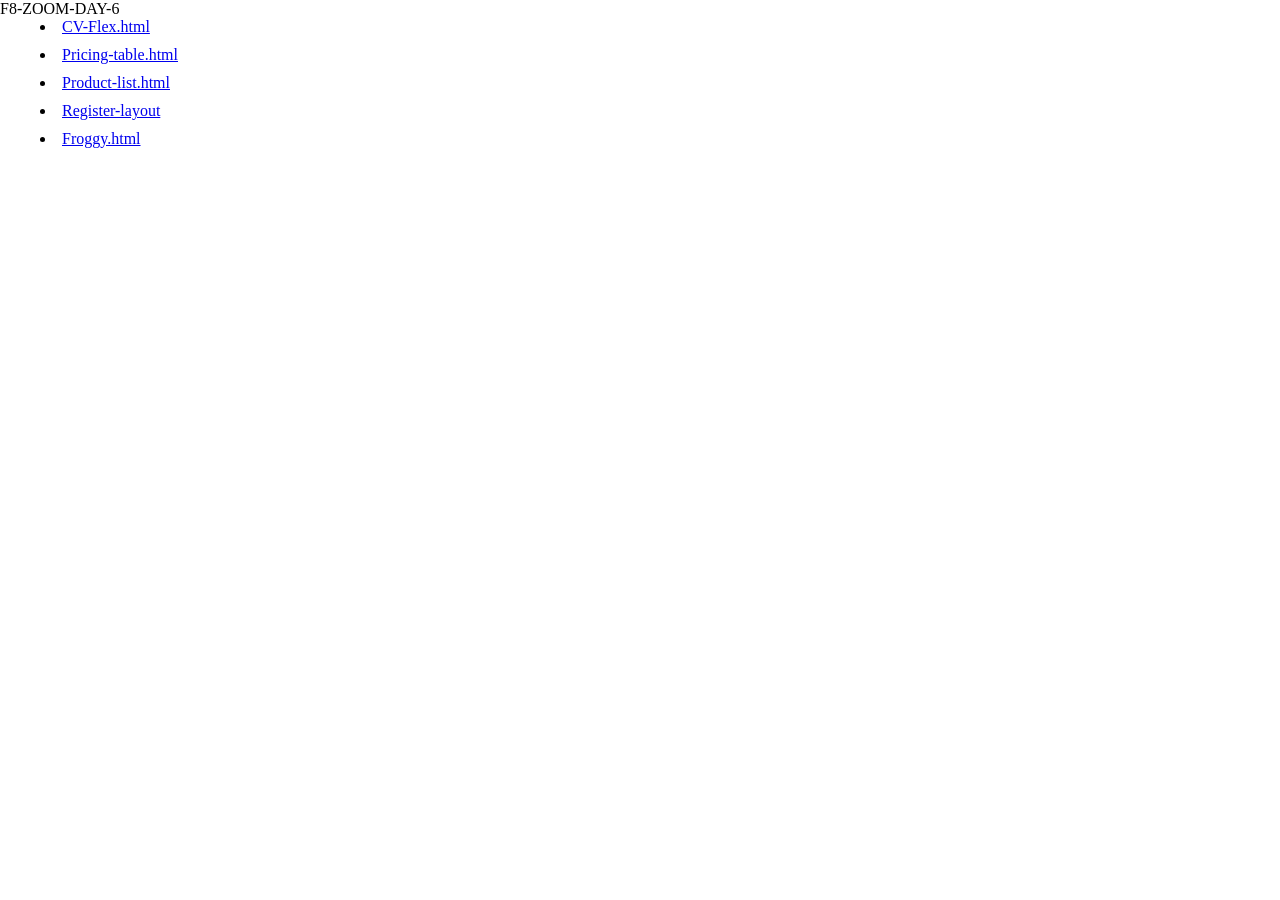
<file: index.html>
<!DOCTYPE html>
<html lang="en">
<head>
    <meta charset="UTF-8">
    <meta name="viewport" content="width=device-width, initial-scale=1.0">
    <title>Document</title>
    <link rel="stylesheet" href="./css/style.css">
</head>
<body>
    <div class="bodyIndex">
        <div class="content">
            <p>F8-ZOOM-DAY-6</p>
            
            <ul>
                <li><a href="./cv-flex.html">CV-Flex.html</a></li>
                <li><a href="./pricing-flex.html">Pricing-table.html</a></li>
                <li><a href="./product-list.html">Product-list.html</a></li>
                <li><a href="./register-layout.html">Register-layout</a></li>
                <li><a href="./froggy.html">Froggy.html</a></li>
            </ul>
        </div>
    </div>
</body>
</html>
</file>
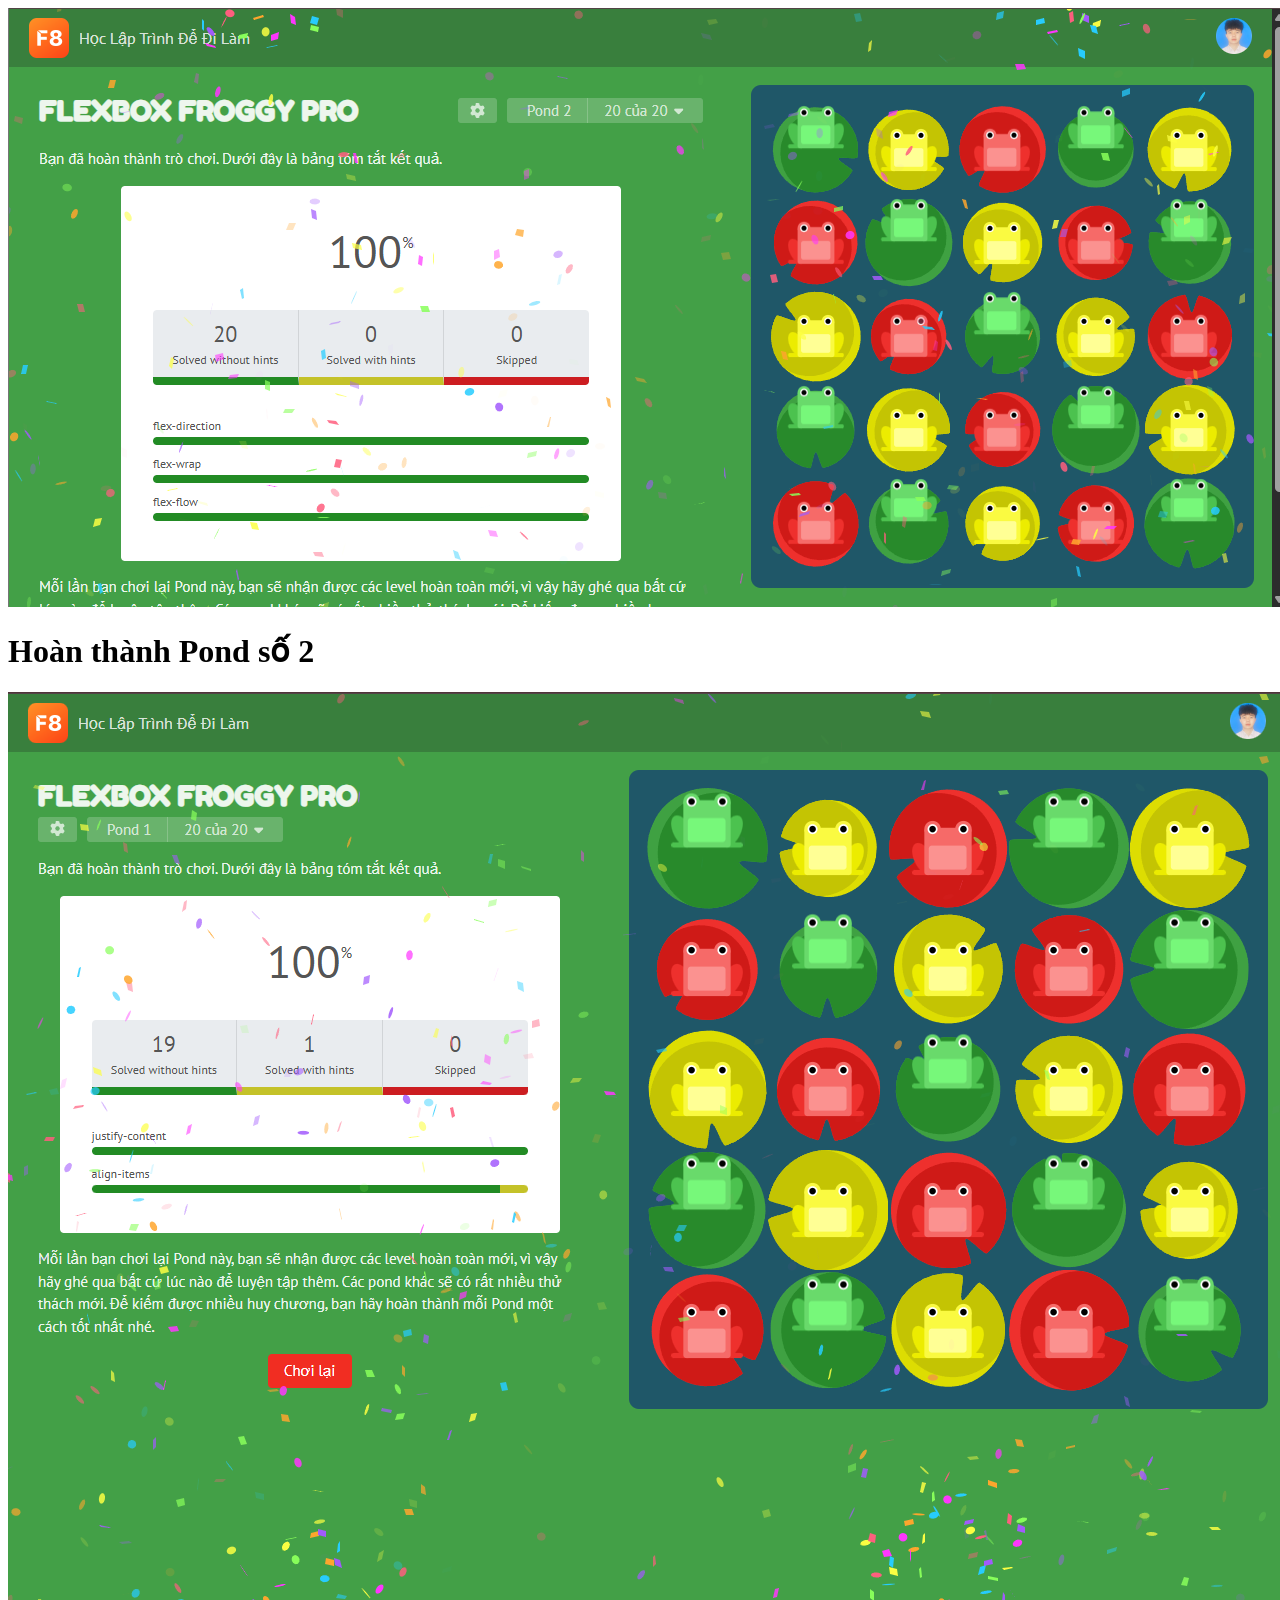
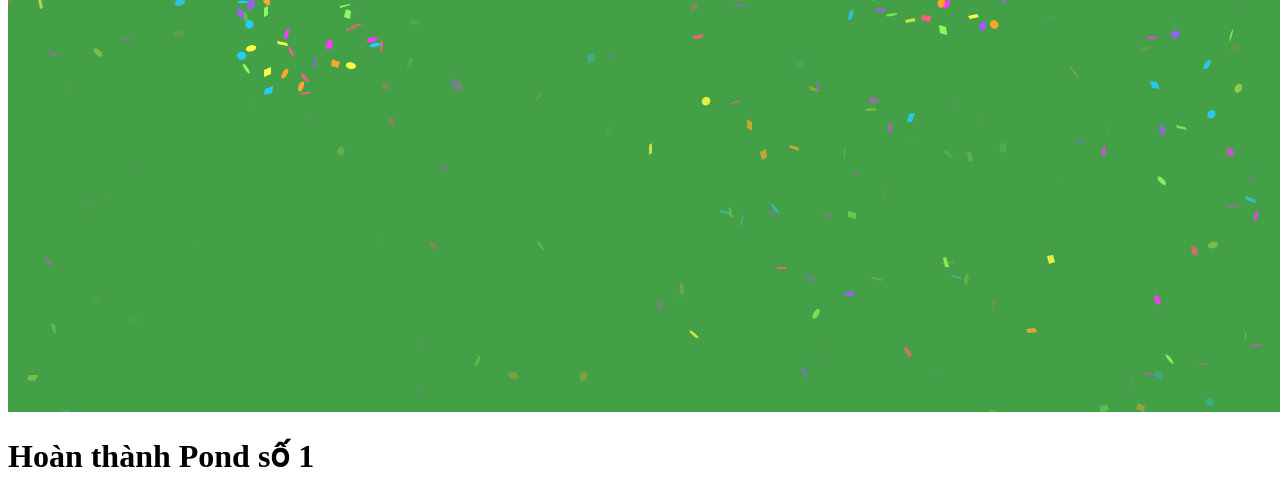
<file: froggy.html>
<!DOCTYPE html>
<html lang="en">
<head>
    <meta charset="UTF-8">
    <meta name="viewport" content="width=device-width, initial-scale=1.0">
    <title>Document</title>
</head>
<body>
    <img src="./img/froggy-1.png" alt=""> 
    <h1>Hoàn thành Pond số 2</h1>
    <img src="./img/froggy-2.png" alt=""> 
    <h1>Hoàn thành Pond số 1</h1>
</body>
</html>
</file>
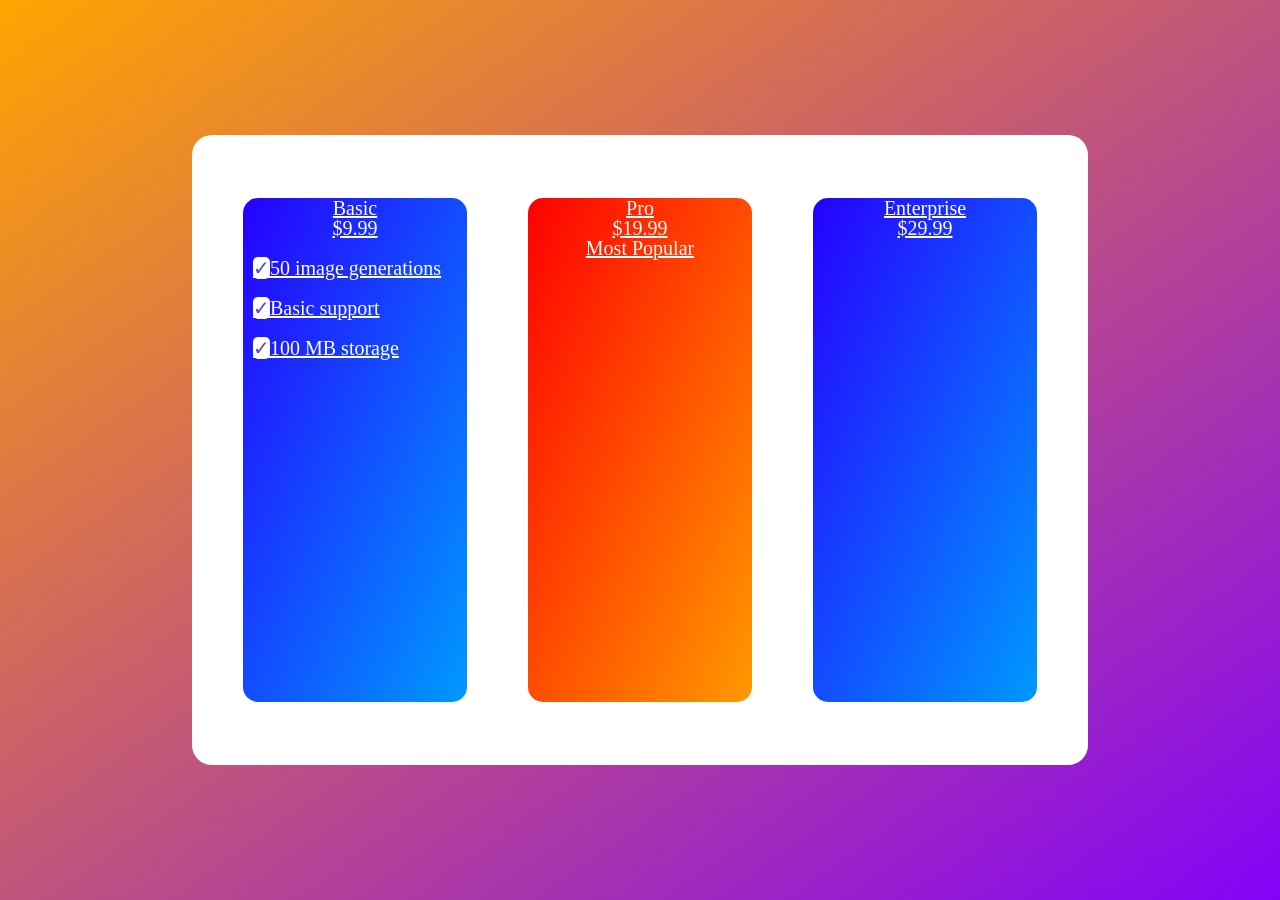
<file: pricing-flex.html>
<!DOCTYPE html>
<html lang="en">
<head>
    <meta charset="UTF-8">
    <meta name="viewport" content="width=device-width, initial-scale=1.0">
    <title>pricing table</title>
    <link rel="stylesheet" href="./css/reset.css">
    <link rel="stylesheet" href="./css/style.css">
</head>
<body>
    <div class="bgr">
        <div class="box">
            <a href="#">
                <h3>Basic</h3>
                <p>$9.99</p>
                <p class="item">50 image generations</p>
                <p class="item">Basic support</p>
                <p class="item">100 MB storage</p>
            </a>
            <a href="#">
                <h3>Pro</h3>
                <p>$19.99</p>
                <p>
                    <span>Most Popular</span>
                </p>
            </a>
            <a href="#">
                <h3>Enterprise</h3>
                <p>$29.99</p>
            </a>
        </div>
    </div>
</body>
</html>
</file>
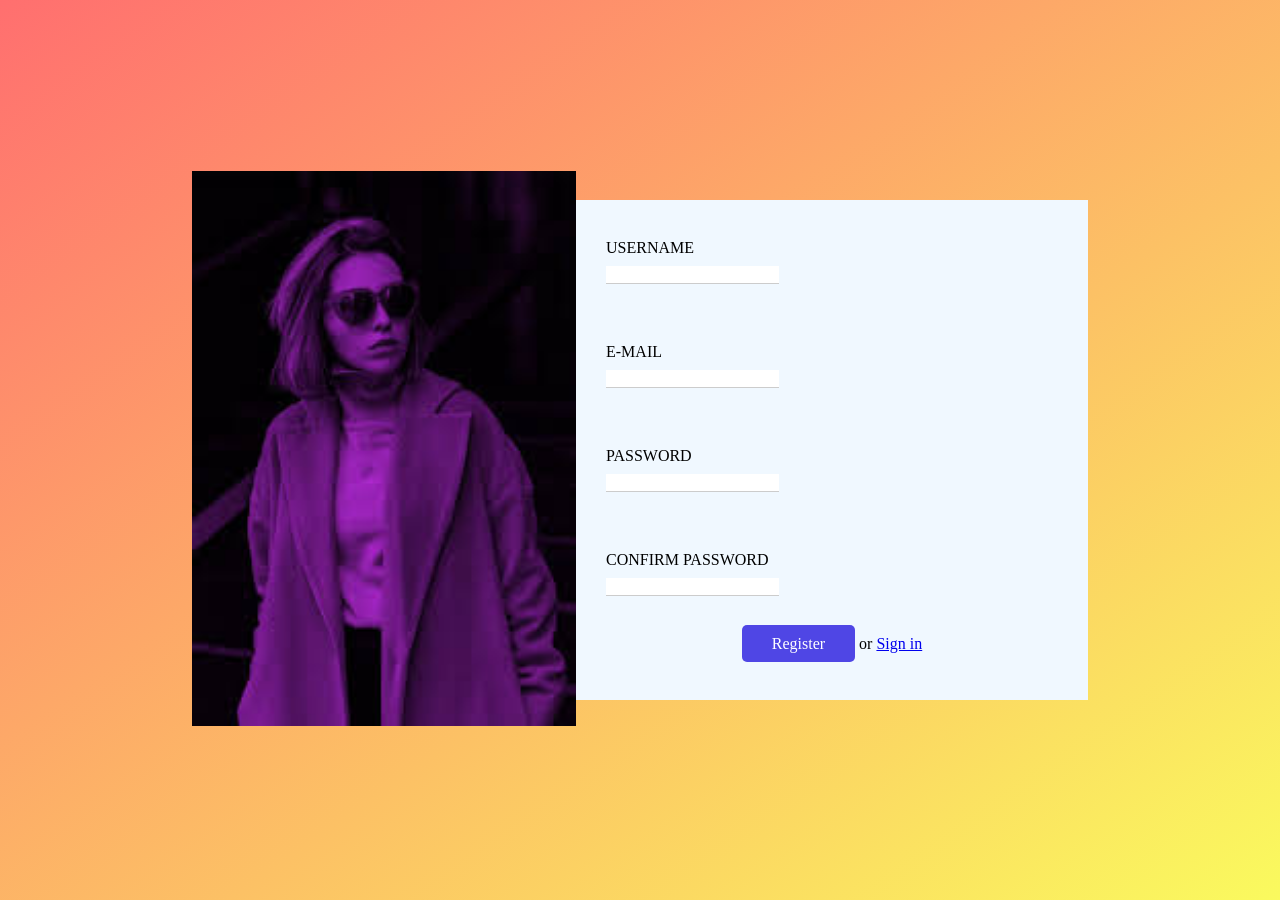
<file: register-layout.html>
<!DOCTYPE html>
<html lang="en">
<head>
    <meta charset="UTF-8">
    <meta name="viewport" content="width=device-width, initial-scale=1.0">
    <title>Document</title>
    <link rel="stylesheet" href="./css/reset.css">
    <link rel="stylesheet" href="./css/style.css">
</head>
<body>
    <div class="wraper-rl">
        <div class="img">
            <img src="[data-uri]" alt="">
        </div>
        <div class="register">
            <div class="form-group">
                <label>
                    <span>USERNAME</span>
                    <input type="text">
                </label>
                <label>
                    <span>E-MAIL</span>
                    <input type="email">
                </label>
                <label>
                    <span>PASSWORD</span>
                    <input type="password">
                </label>
                <label>
                    <span>CONFIRM PASSWORD</span>
                    <input type="password">
                </label>
            </div>
            <div class="btn">
                <a href="#" class="btn-rgt">Register</a> or
                <a href="#">Sign in</a>
            </div>

        </div>
    </div>
</body>
</html>
</file>
<file: css/style.css>
*{
    box-sizing: border-box;
    margin: 0;
}

h1{
    font-size: 30px;
    padding: 5px 0 ;
    font-weight: 700;
}

h2{
    font-size: 25px;
    padding: 5px 0 ;
    font-weight: 600;
}

.wraper{
    display: flex;
    min-height: 100vh;
    width: 100vw;
}

.info{
    background-color: rgb(0, 43, 161);
    width: 35%;
    display: flex;
    flex-direction: column;
    color: white;
    margin-top: 5px;
    
}

.info2{
    flex-grow: 2;
}

.info .img-name{
    background-color: rgb(45, 115, 245);
    width: 100%;
    display: flex;
    flex-direction: column;
    align-items: center;
}

.info .img-name .img{
    width: 90%;
}

.info .img-name .img img{
    width: 100%;
    border-radius: 50%;
}

.skill{
    font-size: 25px;
    padding: 10px;

}

/* .info-skill{
    padding: 25px;
} */

.info-skill div + div{
    padding: 10px 0px;
}

.job-target{
    padding: 30px 0;
}

.job-target h1{
    padding: 0 0 30px 0;
}

.interest{
    padding: 30px 0;
}

.interest h1{
    padding: 0 0 30px 0;
}

ul li{
    list-style-type: disc;
    list-style-position: inside;
    padding: 0 0 10px 0;
}

.info2{
    font-size: 25px;
    padding: 5px;
    margin-right: 20px;
    display: flex;
    flex-direction: column;
}

.info2 div{
    padding: 0 0 10px 0;
}

.title-logo{
    display: flex;
}

.title-info{
    display: flex;
    justify-content: space-between;
}

.bgr{
    background-image: linear-gradient(to bottom right, orange, rgb(130, 3, 248));
    height: 100vh;
    width: 100vw;
    justify-content: center;
    display: flex;
    align-items: center;
}

.bgr .box{
    background-color: white;
    width: 70%;
    height: 70%;
    border-radius: 20px;
    display: flex;
    justify-content: space-evenly;
    align-items: center;
}

.bgr .box a{
    width: 25%;
    height: 80%;
    border-radius: 15px;
    margin: 10px;
    background-image: linear-gradient(to bottom right, rgb(38, 0, 255), rgb(0, 153, 255));
    text-align: center;
    color: white;
    font-size: 1.25rem;
}

.bgr .box a:nth-child(2){
    background-image: linear-gradient(to bottom right, rgb(255, 0, 0), rgb(255, 153, 0));
}

.bgr .box a:hover{
    box-shadow: 3px 5px #888888;
}

.bgr .box a .item{
    margin-top: 20px;
    margin-left: 10px;
    text-align: left;
}

.bgr .box a .item::before{
    content: "✓";
    color: #4f46e5;
    background: white;
    border-radius: 5px;
    text-decoration: none;
}

.wraper-pl{
    display: flex;
    flex-wrap: wrap;
    background-color: #e6e5e5;
    min-height: 100vh;
    gap: 10px;
}

.wraper-pl a{
    text-decoration: none;
    color: black;
}

.wraper-pl a:hover{
    box-shadow: 5px 10px 10px #888888;
    
}

.wraper-pl .box{
    background-color: white;
    width: 200px;
    height: 350px;
    border-radius: 10px;
    margin: 20px;
    text-align: center;
    font-size: 16px;

}

.wraper-pl .box .img-pd img{
    width: 100%;
    border-radius: 10px 10px 0 0;
}

.wraper-pl .box .info-pd h2{
    margin: 30px 0;
}

.price-saled{
    display: flex;
    justify-content: space-between;
    margin: 0 10px;
}

.wraper-rl{
    background: linear-gradient(to bottom right, rgb(255, 111, 111), rgb(250, 250, 94));
    min-width: 100vw;
    min-height: 100vh;
    display: flex;
    text-align: center;
    justify-content: center;
    align-items: center;
}

.wraper-rl .img{
    width: 30%;
    align-items: center;
    /* background-repeat: no-repeat; */
    /* background-image: url([data-uri]); */
}

.wraper-rl .img img{
    width: 100%;
}

.wraper-rl .register{
    background-color: aliceblue;
    width: 40%;
    /* display: flex; */
    /* flex-direction: column; */
    height: 500px;
}

.wraper-rl .register .form-group label{
    display: flex;
    flex-direction: column;
    gap: 10px;
    align-items: flex-start;
    margin-left: 30px;
}

.wraper-rl .register .form-group :first-child{
    margin-top: 20px;
}

.wraper-rl .register .form-group label input{
    margin-bottom: 40px;
    border: none;
    border-bottom: 1px solid #ccc;
}

.wraper-rl .register .btn .btn-rgt{
    text-decoration: none;
    color: white;
    background-color: #4f46e5;
    padding: 10px 30px;
    border-radius: 5px;
}

.wraper-rl .register .btn .btn-rgt:hover{
    background-color: #2318f0;
}
</file>
